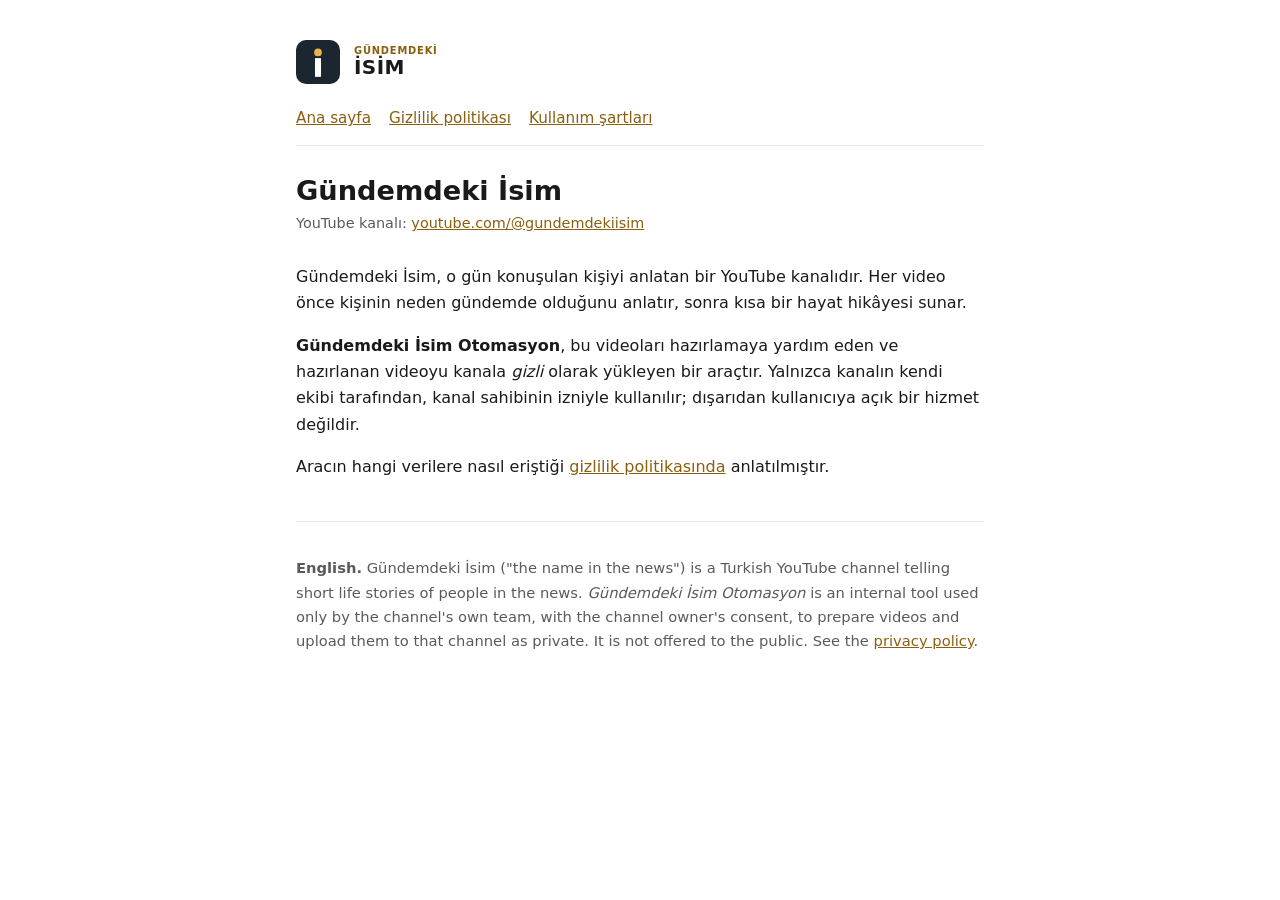
<file: index.html>
<!doctype html>
<html lang="tr">
<head>
<meta charset="utf-8">
<meta name="viewport" content="width=device-width, initial-scale=1">
<title>Gündemdeki İsim</title>
<link rel="stylesheet" href="stil.css">
</head>
<body>
<main>
<header><svg width="44" height="44" viewBox="0 0 800 800" aria-hidden="true"><rect width="800" height="800" fill="#1B2631"/><circle cx="400" cy="225" r="70" fill="#E8B54A"/><rect x="345" y="330" width="110" height="340" fill="#fff"/></svg><div class="marka"><small>GÜNDEMDEKİ</small>İSİM</div></header>
<nav><a href="index.html">Ana sayfa</a><a href="gizlilik.html">Gizlilik politikası</a><a href="sartlar.html">Kullanım şartları</a></nav>
<h1>Gündemdeki İsim</h1>
<p class="alt">YouTube kanalı: <a href="https://www.youtube.com/@gundemdekiisim">youtube.com/@gundemdekiisim</a></p>

<p>Gündemdeki İsim, o gün konuşulan kişiyi anlatan bir YouTube kanalıdır. Her video önce kişinin neden gündemde olduğunu anlatır, sonra kısa bir hayat hikâyesi sunar.</p>

<p><strong>Gündemdeki İsim Otomasyon</strong>, bu videoları hazırlamaya yardım eden ve hazırlanan videoyu kanala <em>gizli</em> olarak yükleyen bir araçtır. Yalnızca kanalın kendi ekibi tarafından, kanal sahibinin izniyle kullanılır; dışarıdan kullanıcıya açık bir hizmet değildir.</p>

<p>Aracın hangi verilere nasıl eriştiği <a href="gizlilik.html">gizlilik politikasında</a> anlatılmıştır.</p>

<div class="en">
<p><strong>English.</strong> Gündemdeki İsim ("the name in the news") is a Turkish YouTube channel telling short life stories of people in the news. <em>Gündemdeki İsim Otomasyon</em> is an internal tool used only by the channel's own team, with the channel owner's consent, to prepare videos and upload them to that channel as private. It is not offered to the public. See the <a href="gizlilik.html">privacy policy</a>.</p>
</div>
</main>
</body>
</html>
</file>
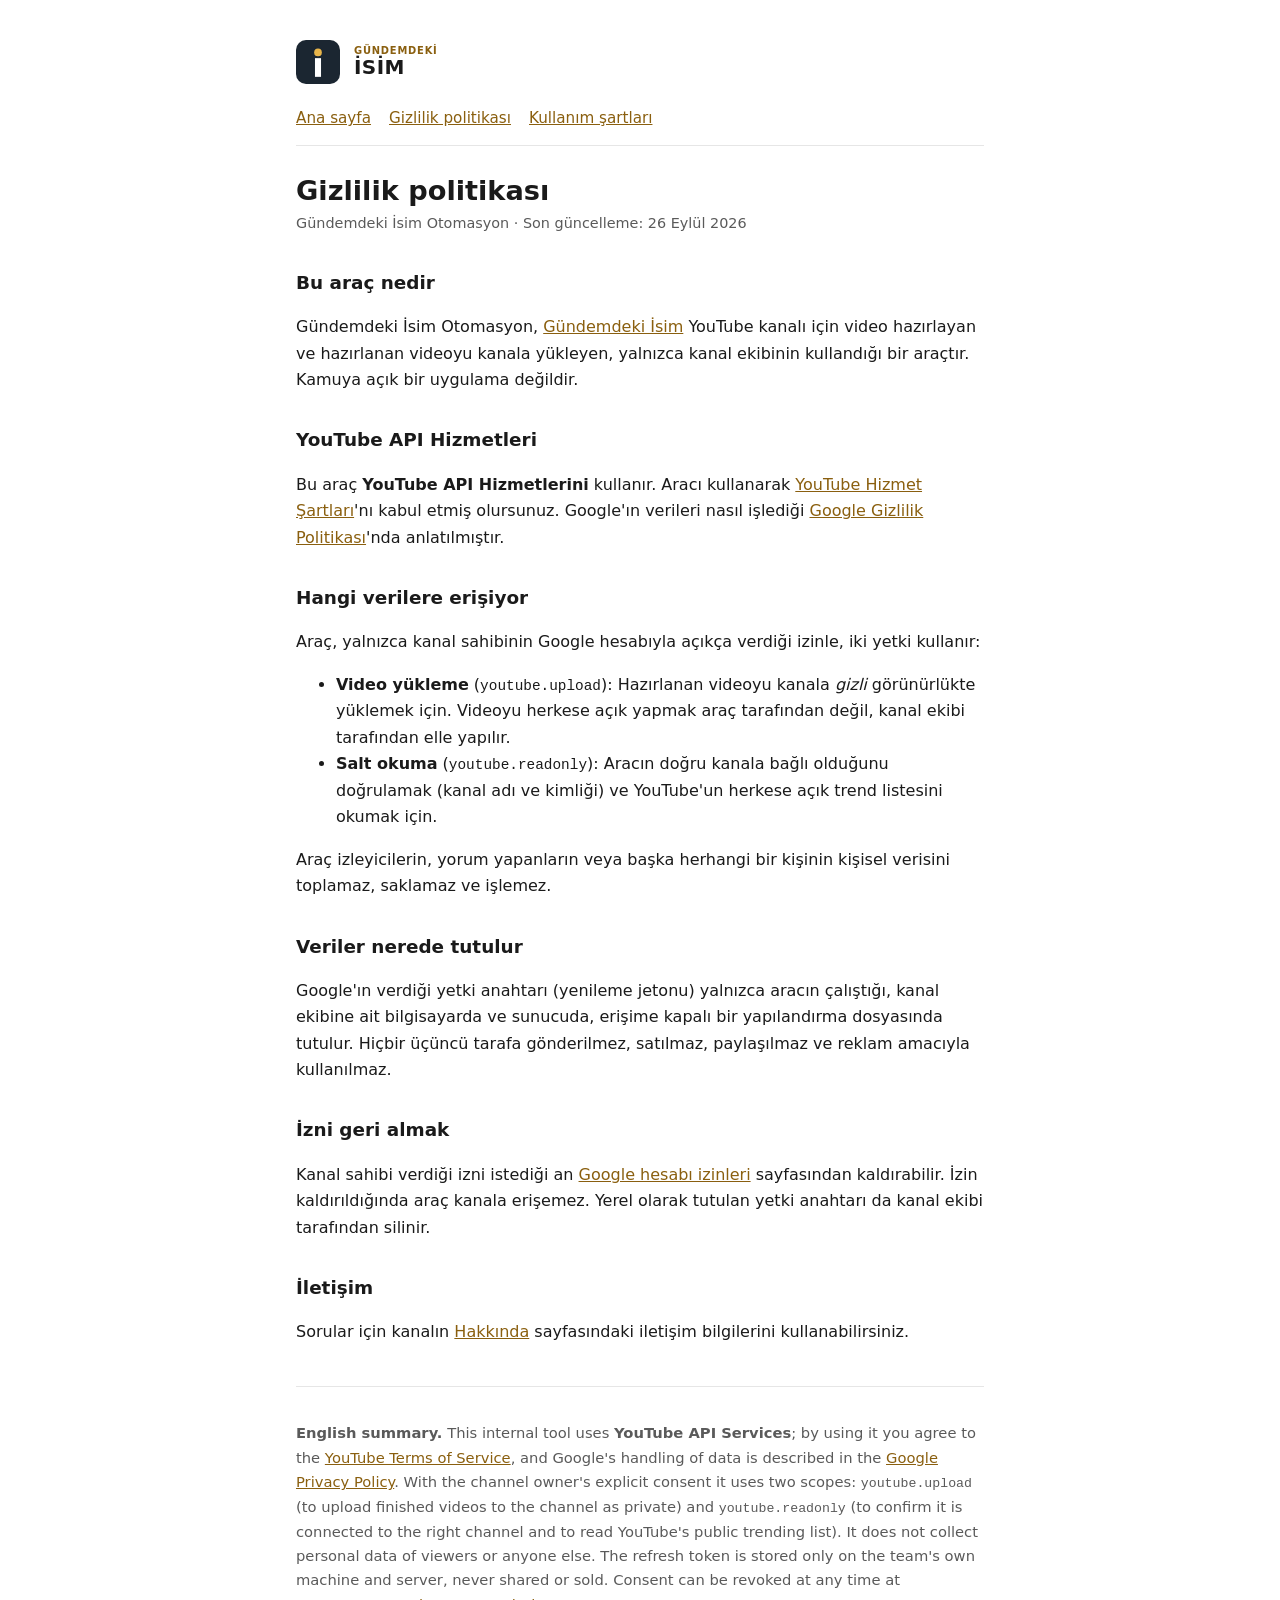
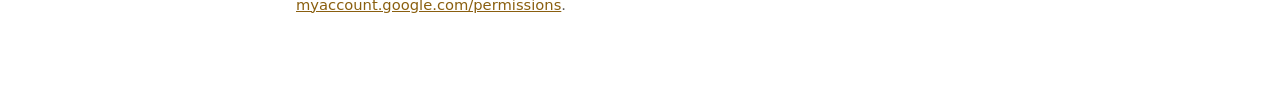
<file: gizlilik.html>
<!doctype html>
<html lang="tr">
<head>
<meta charset="utf-8">
<meta name="viewport" content="width=device-width, initial-scale=1">
<title>Gizlilik Politikası</title>
<link rel="stylesheet" href="stil.css">
</head>
<body>
<main>
<header><svg width="44" height="44" viewBox="0 0 800 800" aria-hidden="true"><rect width="800" height="800" fill="#1B2631"/><circle cx="400" cy="225" r="70" fill="#E8B54A"/><rect x="345" y="330" width="110" height="340" fill="#fff"/></svg><div class="marka"><small>GÜNDEMDEKİ</small>İSİM</div></header>
<nav><a href="index.html">Ana sayfa</a><a href="gizlilik.html">Gizlilik politikası</a><a href="sartlar.html">Kullanım şartları</a></nav>
<h1>Gizlilik politikası</h1>
<p class="alt">Gündemdeki İsim Otomasyon · Son güncelleme: 26 Eylül 2026</p>

<h2>Bu araç nedir</h2>
<p>Gündemdeki İsim Otomasyon, <a href="https://www.youtube.com/@gundemdekiisim">Gündemdeki İsim</a> YouTube kanalı için video hazırlayan ve hazırlanan videoyu kanala yükleyen, yalnızca kanal ekibinin kullandığı bir araçtır. Kamuya açık bir uygulama değildir.</p>

<h2>YouTube API Hizmetleri</h2>
<p>Bu araç <strong>YouTube API Hizmetlerini</strong> kullanır. Aracı kullanarak <a href="https://www.youtube.com/t/terms">YouTube Hizmet Şartları</a>'nı kabul etmiş olursunuz. Google'ın verileri nasıl işlediği <a href="https://policies.google.com/privacy">Google Gizlilik Politikası</a>'nda anlatılmıştır.</p>

<h2>Hangi verilere erişiyor</h2>
<p>Araç, yalnızca kanal sahibinin Google hesabıyla açıkça verdiği izinle, iki yetki kullanır:</p>
<ul>
<li><strong>Video yükleme</strong> (<code>youtube.upload</code>): Hazırlanan videoyu kanala <em>gizli</em> görünürlükte yüklemek için. Videoyu herkese açık yapmak araç tarafından değil, kanal ekibi tarafından elle yapılır.</li>
<li><strong>Salt okuma</strong> (<code>youtube.readonly</code>): Aracın doğru kanala bağlı olduğunu doğrulamak (kanal adı ve kimliği) ve YouTube'un herkese açık trend listesini okumak için.</li>
</ul>
<p>Araç izleyicilerin, yorum yapanların veya başka herhangi bir kişinin kişisel verisini toplamaz, saklamaz ve işlemez.</p>

<h2>Veriler nerede tutulur</h2>
<p>Google'ın verdiği yetki anahtarı (yenileme jetonu) yalnızca aracın çalıştığı, kanal ekibine ait bilgisayarda ve sunucuda, erişime kapalı bir yapılandırma dosyasında tutulur. Hiçbir üçüncü tarafa gönderilmez, satılmaz, paylaşılmaz ve reklam amacıyla kullanılmaz.</p>

<h2>İzni geri almak</h2>
<p>Kanal sahibi verdiği izni istediği an <a href="https://myaccount.google.com/permissions">Google hesabı izinleri</a> sayfasından kaldırabilir. İzin kaldırıldığında araç kanala erişemez. Yerel olarak tutulan yetki anahtarı da kanal ekibi tarafından silinir.</p>

<h2>İletişim</h2>
<p>Sorular için kanalın <a href="https://www.youtube.com/@gundemdekiisim/about">Hakkında</a> sayfasındaki iletişim bilgilerini kullanabilirsiniz.</p>

<div class="en">
<p><strong>English summary.</strong> This internal tool uses <strong>YouTube API Services</strong>; by using it you agree to the <a href="https://www.youtube.com/t/terms">YouTube Terms of Service</a>, and Google's handling of data is described in the <a href="https://policies.google.com/privacy">Google Privacy Policy</a>. With the channel owner's explicit consent it uses two scopes: <code>youtube.upload</code> (to upload finished videos to the channel as private) and <code>youtube.readonly</code> (to confirm it is connected to the right channel and to read YouTube's public trending list). It does not collect personal data of viewers or anyone else. The refresh token is stored only on the team's own machine and server, never shared or sold. Consent can be revoked at any time at <a href="https://myaccount.google.com/permissions">myaccount.google.com/permissions</a>.</p>
</div>
</main>
</body>
</html>
</file>
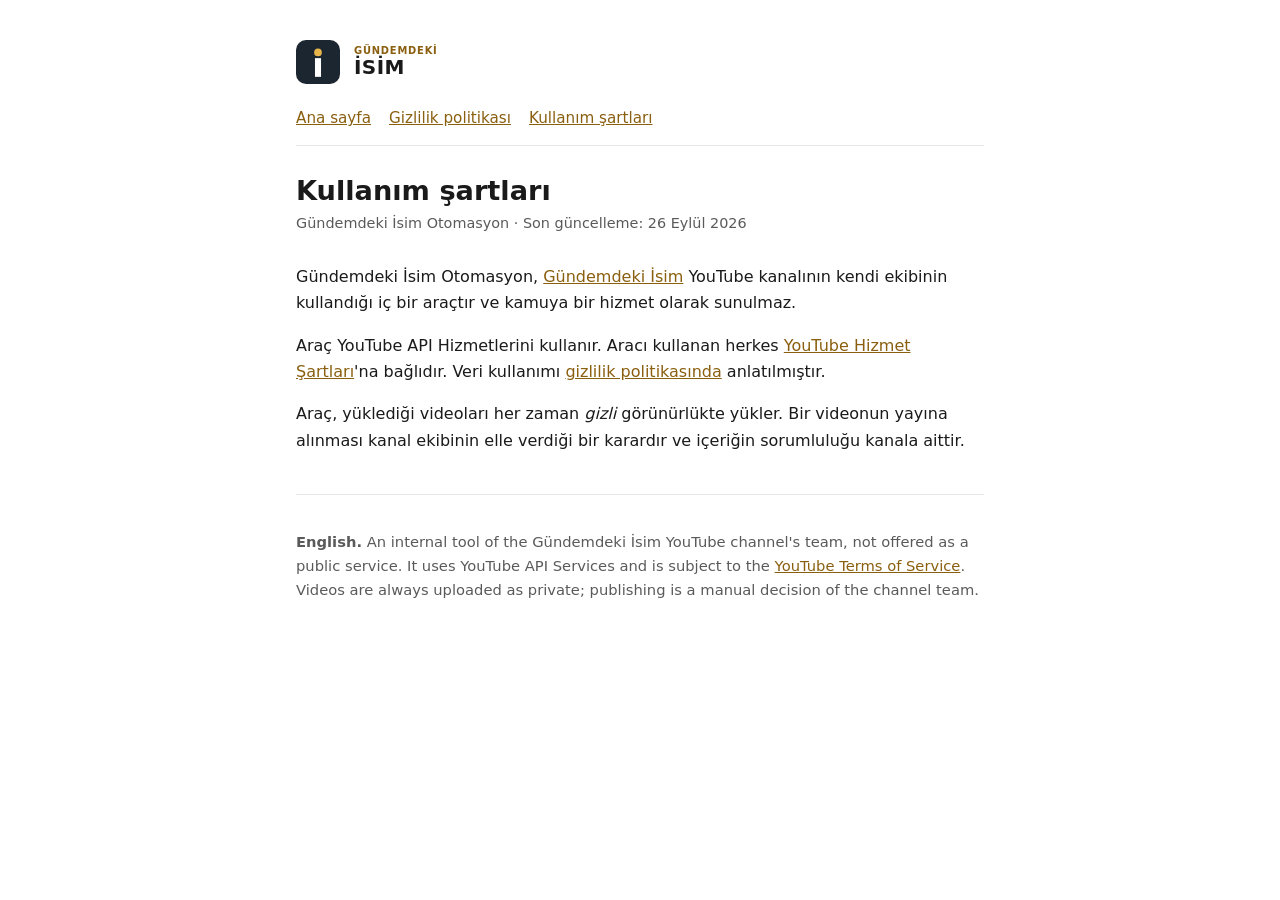
<file: sartlar.html>
<!doctype html>
<html lang="tr">
<head>
<meta charset="utf-8">
<meta name="viewport" content="width=device-width, initial-scale=1">
<title>Kullanım Şartları</title>
<link rel="stylesheet" href="stil.css">
</head>
<body>
<main>
<header><svg width="44" height="44" viewBox="0 0 800 800" aria-hidden="true"><rect width="800" height="800" fill="#1B2631"/><circle cx="400" cy="225" r="70" fill="#E8B54A"/><rect x="345" y="330" width="110" height="340" fill="#fff"/></svg><div class="marka"><small>GÜNDEMDEKİ</small>İSİM</div></header>
<nav><a href="index.html">Ana sayfa</a><a href="gizlilik.html">Gizlilik politikası</a><a href="sartlar.html">Kullanım şartları</a></nav>
<h1>Kullanım şartları</h1>
<p class="alt">Gündemdeki İsim Otomasyon · Son güncelleme: 26 Eylül 2026</p>

<p>Gündemdeki İsim Otomasyon, <a href="https://www.youtube.com/@gundemdekiisim">Gündemdeki İsim</a> YouTube kanalının kendi ekibinin kullandığı iç bir araçtır ve kamuya bir hizmet olarak sunulmaz.</p>

<p>Araç YouTube API Hizmetlerini kullanır. Aracı kullanan herkes <a href="https://www.youtube.com/t/terms">YouTube Hizmet Şartları</a>'na bağlıdır. Veri kullanımı <a href="gizlilik.html">gizlilik politikasında</a> anlatılmıştır.</p>

<p>Araç, yüklediği videoları her zaman <em>gizli</em> görünürlükte yükler. Bir videonun yayına alınması kanal ekibinin elle verdiği bir karardır ve içeriğin sorumluluğu kanala aittir.</p>

<div class="en">
<p><strong>English.</strong> An internal tool of the Gündemdeki İsim YouTube channel's team, not offered as a public service. It uses YouTube API Services and is subject to the <a href="https://www.youtube.com/t/terms">YouTube Terms of Service</a>. Videos are always uploaded as private; publishing is a manual decision of the channel team.</p>
</div>
</main>
</body>
</html>
</file>
<file: stil.css>
:root{--zemin:#ffffff;--yazi:#1a1a1a;--soluk:#5a5a5a;--vurgu:#8a5f0f;--cizgi:#e6e6e6;--altin:#E8B54A}
@media (prefers-color-scheme:dark){:root{--zemin:#1B2631;--yazi:#F2EFE8;--soluk:#C8D0D6;--vurgu:#E8B54A;--cizgi:#2E3B48}}
*{box-sizing:border-box}
body{margin:0;background:var(--zemin);color:var(--yazi);font:16px/1.65 system-ui,-apple-system,"Segoe UI",Roboto,sans-serif}
main{max-width:720px;margin:0 auto;padding:40px 16px 64px}
header{display:flex;align-items:center;gap:14px;margin-bottom:22px}
header svg{flex:none;border-radius:10px}
.marka{font-weight:700;letter-spacing:.02em;line-height:1.15;font-size:1.25rem}
.marka small{display:block;color:var(--vurgu);font-size:.62rem;letter-spacing:.08em}
h1{font-size:1.7rem;line-height:1.25;margin:0 0 4px}
h2{font-size:1.15rem;margin:32px 0 8px}
.alt{color:var(--soluk);font-size:.9rem;margin:0 0 28px}
a{color:var(--vurgu)}
nav{display:flex;gap:18px;flex-wrap:wrap;border-bottom:1px solid var(--cizgi);padding-bottom:14px;margin-bottom:28px;font-size:.95rem}
.en{border-top:1px solid var(--cizgi);margin-top:40px;padding-top:20px;color:var(--soluk);font-size:.92rem}
code{font-size:.9em}
</file>
